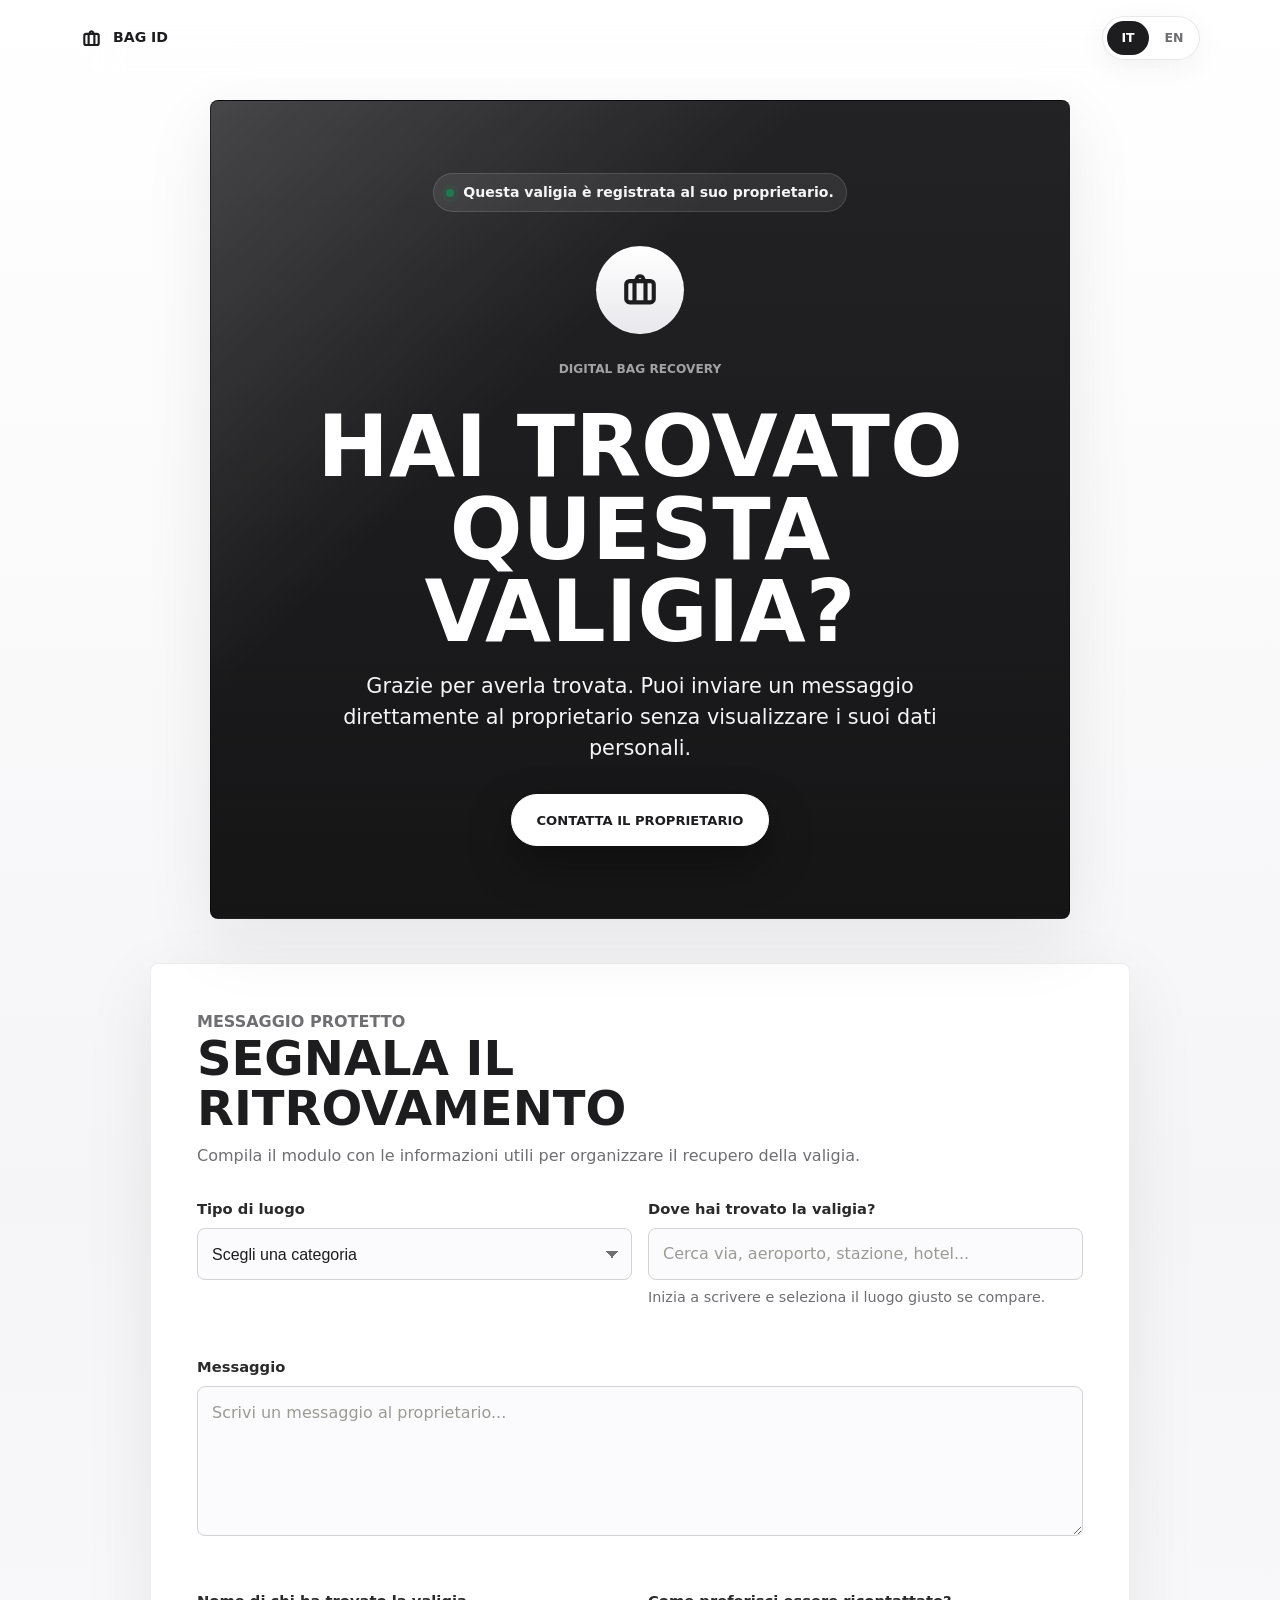
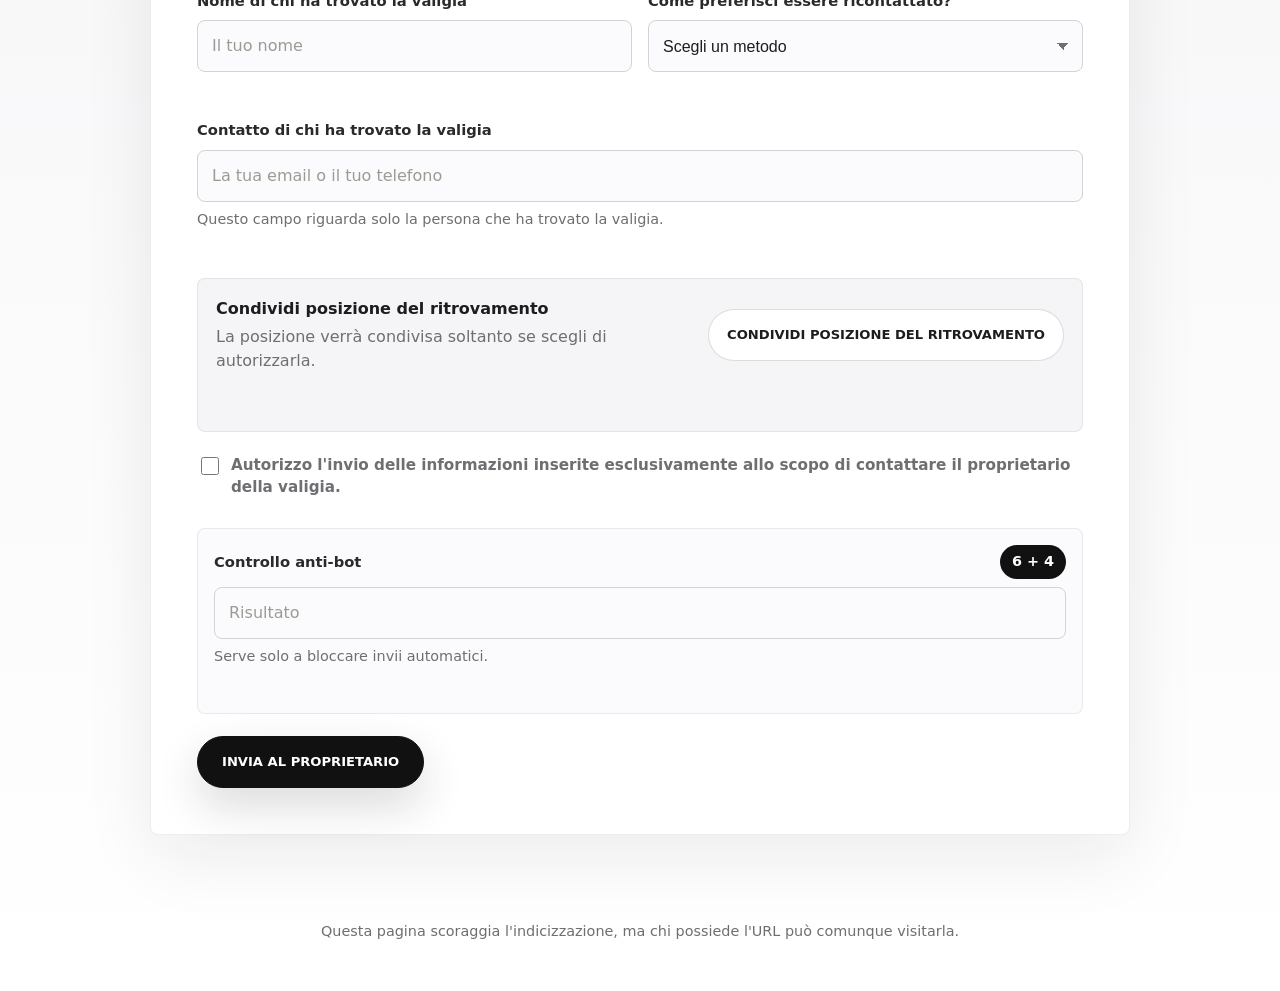
<file: index.html>
<!doctype html>
<html lang="it">
  <head>
    <meta charset="utf-8">
    <meta name="viewport" content="width=device-width, initial-scale=1">
    <meta name="robots" content="noindex, nofollow, noarchive, nosnippet">
    <meta name="description" content="Pagina privata di contatto per una valigia registrata.">
    <meta name="theme-color" content="#111111">
    <title>Bag ID | Contatta il proprietario</title>
    <link rel="manifest" href="manifest.json">
    <link rel="apple-touch-icon" href="assets/icons/icon-192.png">
    <link rel="stylesheet" href="assets/css/style.css">
  </head>
  <body data-page="home">
    <header class="topbar" aria-label="Navigazione">
      <a class="brand" href="#home" aria-label="Bag ID">
        <span class="suitcase-mark suitcase-mark-small" aria-hidden="true"></span>
        <span>Bag ID</span>
      </a>
      <nav class="topbar-actions" aria-label="Azioni rapide">
        <div class="language-switcher" role="group" aria-label="Seleziona lingua">
          <button class="lang-button is-active" type="button" data-lang="it" aria-pressed="true">IT</button>
          <button class="lang-button" type="button" data-lang="en" aria-pressed="false">EN</button>
        </div>
      </nav>
    </header>

    <main id="home">
      <section class="hero-section" aria-labelledby="hero-title">
        <div class="hero-panel">
          <div class="bag-status">
            <span class="status-dot" aria-hidden="true"></span>
            <span data-i18n="registered">Questa valigia è registrata al suo proprietario.</span>
          </div>

          <div class="hero-icon" aria-hidden="true">
            <span class="suitcase-mark suitcase-mark-large"></span>
          </div>

          <p class="eyebrow" data-i18n="serviceLabel">DIGITAL BAG RECOVERY</p>
          <h1 id="hero-title" data-i18n="heroTitle">HAI TROVATO QUESTA VALIGIA?</h1>
          <p class="hero-copy" data-i18n="heroCopy">
            Grazie per averla trovata. Puoi inviare un messaggio direttamente al proprietario senza visualizzare i suoi dati personali.
          </p>

          <a class="primary-button" href="#contact-section" data-i18n="contactOwner">CONTATTA IL PROPRIETARIO</a>
        </div>
      </section>

      <section class="form-section" id="contact-section" aria-labelledby="form-title">
        <div class="form-card">
          <div class="section-heading">
            <p class="eyebrow" data-i18n="secureFormLabel">MESSAGGIO PROTETTO</p>
            <h2 id="form-title" data-i18n="formTitle">SEGNALA IL RITROVAMENTO</h2>
            <p data-i18n="formIntro">Compila il modulo con le informazioni utili per organizzare il recupero della valigia.</p>
          </div>

          <form id="contact-form" novalidate>
            <input type="hidden" name="bag_id" id="bag-id-field">
            <input type="hidden" name="page_url" id="page-url-field">
            <input type="hidden" name="language" id="language-field" value="it">
            <input type="hidden" name="found_latitude" id="latitude-field">
            <input type="hidden" name="found_longitude" id="longitude-field">
            <input type="hidden" name="google_maps_link" id="maps-link-field">
            <input type="hidden" name="bot_a" id="bot-a-field">
            <input type="hidden" name="bot_b" id="bot-b-field">
            <input class="hidden-field" type="text" name="_gotcha" tabindex="-1" autocomplete="off">

            <div class="field-grid">
              <div class="field-group">
                <label for="place-type" data-i18n="placeTypeLabel">Tipo di luogo</label>
                <select id="place-type" name="found_place_type" required>
                  <option value="" data-i18n="placeTypePlaceholder">Scegli una categoria</option>
                  <option value="airport" data-i18n="placeAirport">Aeroporto</option>
                  <option value="station" data-i18n="placeStation">Stazione</option>
                  <option value="hotel" data-i18n="placeHotel">Hotel</option>
                  <option value="transport" data-i18n="placeTransport">Treno, bus o taxi</option>
                  <option value="city" data-i18n="placeCity">Città o strada</option>
                  <option value="other" data-i18n="placeOther">Altro</option>
                </select>
                <p class="field-error" data-error-for="place-type"></p>
              </div>

              <div class="field-group">
                <label for="found-location" data-i18n="locationLabel">Dove hai trovato la valigia?</label>
                <input id="found-location" name="found_location" type="text" required autocomplete="street-address" data-i18n-placeholder="locationPlaceholder" placeholder="Aeroporto, stazione, hotel, città..." aria-autocomplete="list" aria-expanded="false" aria-controls="address-suggestions">
                <div class="address-suggestions is-hidden" id="address-suggestions" role="listbox" aria-label="Suggerimenti luogo"></div>
                <p class="field-hint" id="address-search-status" data-i18n="addressSearchHint">Inizia a scrivere e seleziona il luogo giusto se compare.</p>
                <p class="field-error" data-error-for="found-location"></p>
              </div>
            </div>

            <div class="field-group">
              <label for="message" data-i18n="messageLabel">Messaggio</label>
              <textarea id="message" name="message" rows="5" required data-i18n-placeholder="messagePlaceholder" placeholder="Scrivi un messaggio al proprietario..."></textarea>
              <p class="field-error" data-error-for="message"></p>
            </div>

            <div class="field-grid">
              <div class="field-group">
                <label for="finder-name" data-i18n="finderNameLabel">Nome di chi ha trovato la valigia</label>
                <input id="finder-name" name="finder_name" type="text" required autocomplete="off" data-i18n-placeholder="finderNamePlaceholder" placeholder="Il tuo nome">
                <p class="field-error" data-error-for="finder-name"></p>
              </div>

              <div class="field-group">
                <label for="contact-method" data-i18n="contactMethodLabel">Come preferisci essere ricontattato?</label>
                <select id="contact-method" name="finder_contact_method" required>
                  <option value="" data-i18n="contactMethodPlaceholder">Scegli un metodo</option>
                  <option value="email" data-i18n="contactEmail">Email</option>
                  <option value="phone" data-i18n="contactPhone">Telefono</option>
                  <option value="whatsapp" data-i18n="contactWhatsapp">WhatsApp</option>
                </select>
                <p class="field-error" data-error-for="contact-method"></p>
              </div>
            </div>

            <div class="field-group">
                <label for="finder-contact" data-i18n="finderContactLabel">Contatto di chi ha trovato la valigia</label>
                <input id="finder-contact" name="finder_contact" type="text" required autocomplete="off" data-i18n-placeholder="finderContactPlaceholder" placeholder="La tua email o il tuo telefono">
                <p class="field-hint" data-i18n="finderContactHint">Questo campo riguarda solo la persona che ha trovato la valigia.</p>
                <p class="field-error" data-error-for="finder-contact"></p>
            </div>

            <div class="location-box">
              <div>
                <h3 data-i18n="shareLocationTitle">Condividi posizione del ritrovamento</h3>
                <p data-i18n="shareLocationText">La posizione verrà condivisa soltanto se scegli di autorizzarla.</p>
              </div>
              <button class="secondary-button" type="button" id="location-button" data-i18n="shareLocationButton">CONDIVIDI POSIZIONE DEL RITROVAMENTO</button>
              <p class="location-status" id="location-status" role="status" aria-live="polite"></p>
              <p class="coordinates-preview is-hidden" id="coordinates-preview"></p>
              <a class="maps-preview is-hidden" id="maps-preview" href="#" target="_blank" rel="noopener" data-i18n="openMaps">Apri posizione su Google Maps</a>
              <div class="found-map is-hidden" id="found-map" aria-label="Mappa del luogo selezionato">
                <iframe id="found-map-frame" title="Mappa del luogo selezionato" loading="lazy" referrerpolicy="no-referrer-when-downgrade"></iframe>
              </div>
            </div>

            <label class="privacy-check">
              <input type="checkbox" id="privacy-consent" name="privacy_consent" value="yes" required>
              <span data-i18n="privacyConsent">Autorizzo l'invio delle informazioni inserite esclusivamente allo scopo di contattare il proprietario della valigia.</span>
            </label>
            <p class="field-error" data-error-for="privacy-consent"></p>

            <div class="field-group anti-bot-box">
              <label for="bot-answer">
                <span data-i18n="antiBotLabel">Controllo anti-bot</span>
                <strong id="bot-question">0 + 0</strong>
              </label>
              <input id="bot-answer" name="bot_answer" type="text" required inputmode="numeric" autocomplete="off" data-i18n-placeholder="antiBotPlaceholder" placeholder="Risultato">
              <p class="field-hint" data-i18n="antiBotHint">Serve solo a bloccare invii automatici.</p>
              <p class="field-error" data-error-for="bot-answer"></p>
            </div>

            <div class="form-actions">
              <button class="primary-button" type="submit" id="submit-button" data-i18n="submitButton">INVIA AL PROPRIETARIO</button>
              <p class="form-status" id="form-status" role="status" aria-live="polite"></p>
            </div>
          </form>
        </div>
      </section>

      <section class="success-section is-hidden" id="success-screen" aria-live="polite">
        <div class="success-card">
          <div class="success-symbol" aria-hidden="true">✓</div>
          <p class="eyebrow" data-i18n="secureFormLabel">MESSAGGIO PROTETTO</p>
          <h2 data-i18n="successTitle">MESSAGGIO INVIATO</h2>
          <p data-i18n="successText">Grazie per il tuo aiuto. La tua segnalazione è stata inviata al proprietario della valigia.</p>
        </div>
      </section>
    </main>

    <footer class="site-footer">
      <p data-i18n="footerText">Questa pagina scoraggia l'indicizzazione, ma chi possiede l'URL può comunque visitarla.</p>
    </footer>

    <script src="assets/js/config.js"></script>
    <script src="assets/js/app.js"></script>
  </body>
</html>
</file>
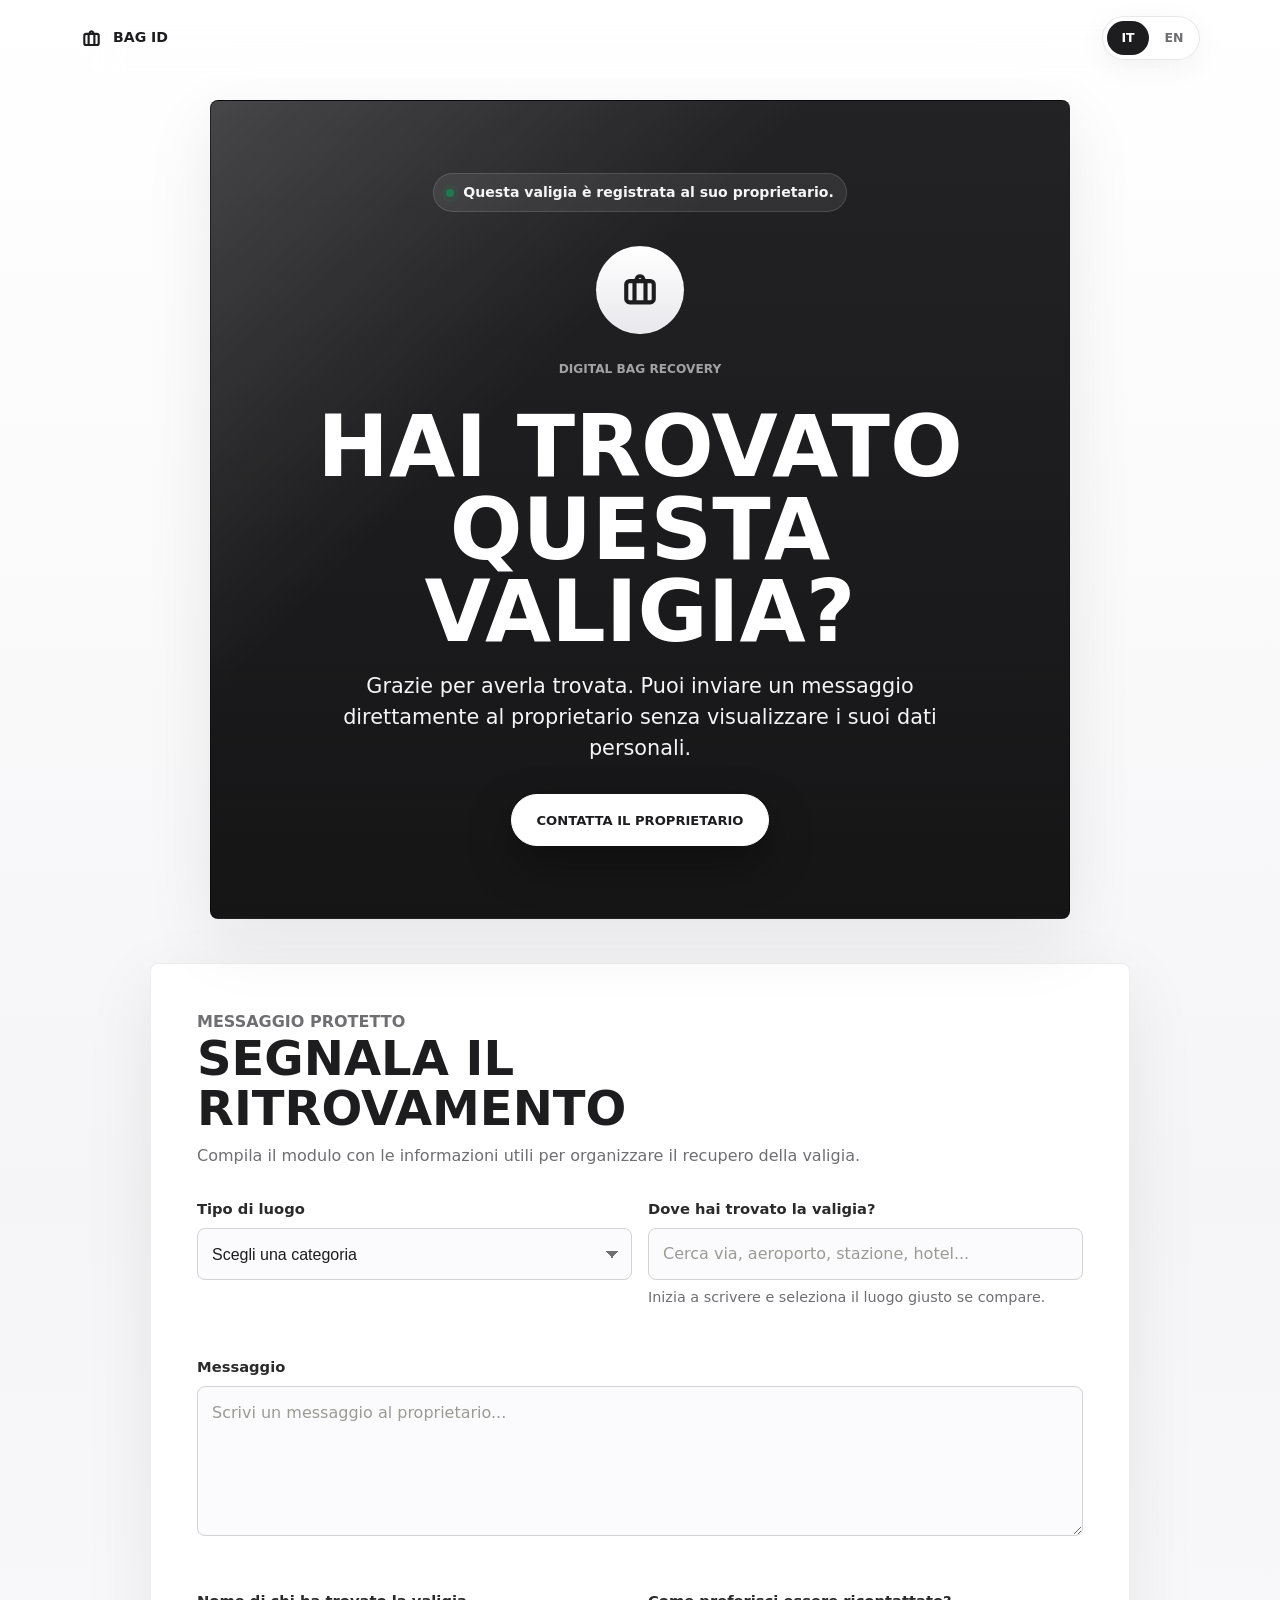
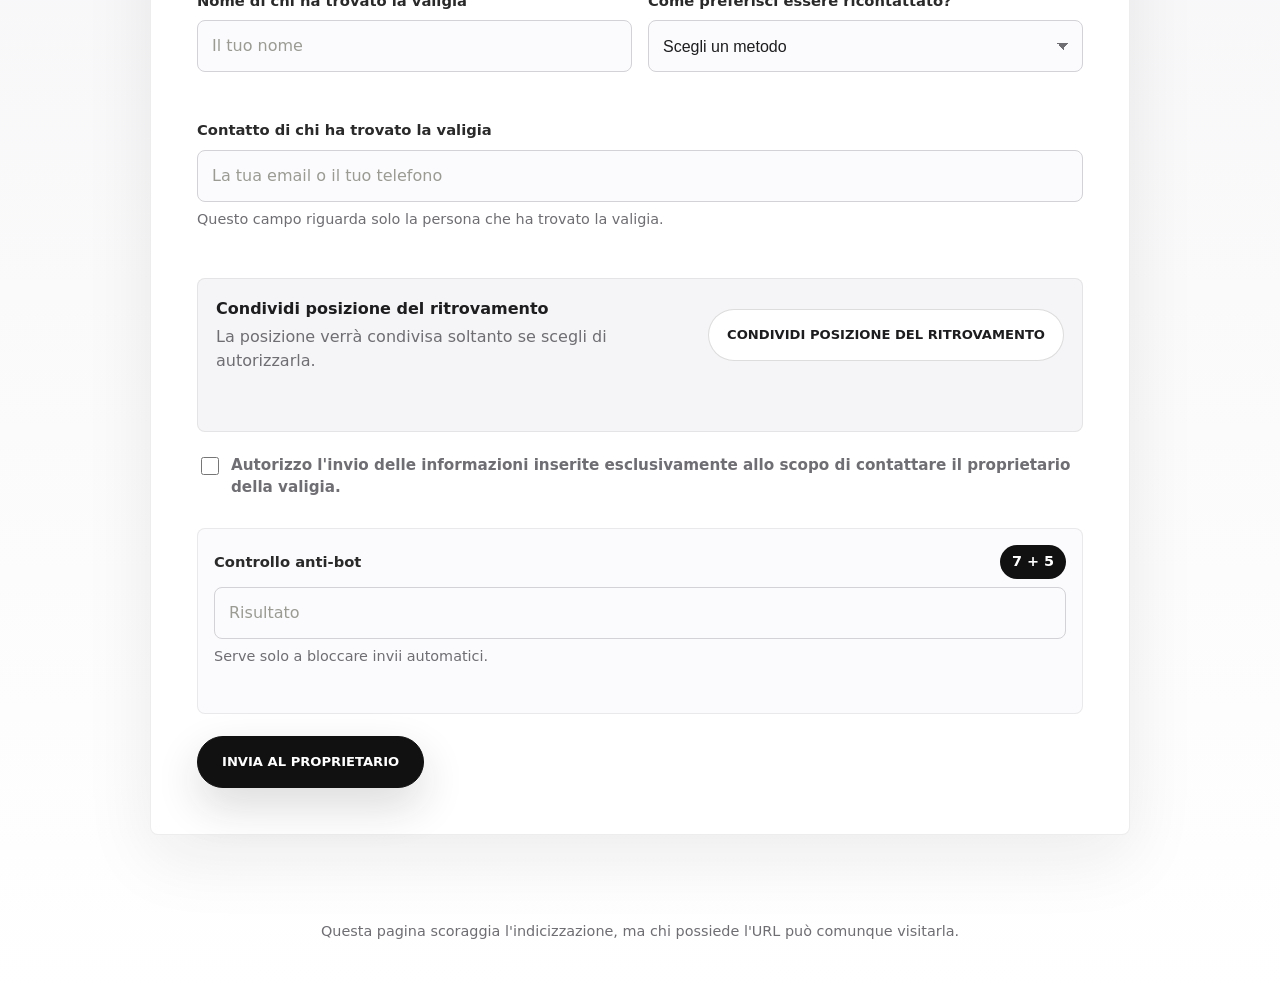
<file: bag/index.html>
<!doctype html>
<html lang="it">
  <head>
    <meta charset="utf-8">
    <meta name="viewport" content="width=device-width, initial-scale=1">
    <meta name="robots" content="noindex, nofollow, noarchive, nosnippet">
    <meta name="description" content="Pagina privata di contatto per una valigia registrata.">
    <meta name="theme-color" content="#111111">
    <title>Bag ID | Contatta il proprietario</title>
    <link rel="manifest" href="../manifest.json">
    <link rel="apple-touch-icon" href="../assets/icons/icon-192.png">
    <link rel="stylesheet" href="../assets/css/style.css">
  </head>
  <body data-page="home">
    <header class="topbar" aria-label="Navigazione">
      <a class="brand" href="#home" aria-label="Bag ID">
        <span class="suitcase-mark suitcase-mark-small" aria-hidden="true"></span>
        <span>Bag ID</span>
      </a>
      <nav class="topbar-actions" aria-label="Azioni rapide">
        <div class="language-switcher" role="group" aria-label="Seleziona lingua">
          <button class="lang-button is-active" type="button" data-lang="it" aria-pressed="true">IT</button>
          <button class="lang-button" type="button" data-lang="en" aria-pressed="false">EN</button>
        </div>
      </nav>
    </header>

    <main id="home">
      <section class="hero-section" aria-labelledby="hero-title">
        <div class="hero-panel">
          <div class="bag-status">
            <span class="status-dot" aria-hidden="true"></span>
            <span data-i18n="registered">Questa valigia è registrata al suo proprietario.</span>
          </div>

          <div class="hero-icon" aria-hidden="true">
            <span class="suitcase-mark suitcase-mark-large"></span>
          </div>

          <p class="eyebrow" data-i18n="serviceLabel">DIGITAL BAG RECOVERY</p>
          <h1 id="hero-title" data-i18n="heroTitle">HAI TROVATO QUESTA VALIGIA?</h1>
          <p class="hero-copy" data-i18n="heroCopy">
            Grazie per averla trovata. Puoi inviare un messaggio direttamente al proprietario senza visualizzare i suoi dati personali.
          </p>

          <a class="primary-button" href="#contact-section" data-i18n="contactOwner">CONTATTA IL PROPRIETARIO</a>
        </div>
      </section>

      <section class="form-section" id="contact-section" aria-labelledby="form-title">
        <div class="form-card">
          <div class="section-heading">
            <p class="eyebrow" data-i18n="secureFormLabel">MESSAGGIO PROTETTO</p>
            <h2 id="form-title" data-i18n="formTitle">SEGNALA IL RITROVAMENTO</h2>
            <p data-i18n="formIntro">Compila il modulo con le informazioni utili per organizzare il recupero della valigia.</p>
          </div>

          <form id="contact-form" novalidate>
            <input type="hidden" name="bag_id" id="bag-id-field">
            <input type="hidden" name="page_url" id="page-url-field">
            <input type="hidden" name="language" id="language-field" value="it">
            <input type="hidden" name="found_latitude" id="latitude-field">
            <input type="hidden" name="found_longitude" id="longitude-field">
            <input type="hidden" name="google_maps_link" id="maps-link-field">
            <input type="hidden" name="bot_a" id="bot-a-field">
            <input type="hidden" name="bot_b" id="bot-b-field">
            <input class="hidden-field" type="text" name="_gotcha" tabindex="-1" autocomplete="off">

            <div class="field-grid">
              <div class="field-group">
                <label for="place-type" data-i18n="placeTypeLabel">Tipo di luogo</label>
                <select id="place-type" name="found_place_type" required>
                  <option value="" data-i18n="placeTypePlaceholder">Scegli una categoria</option>
                  <option value="airport" data-i18n="placeAirport">Aeroporto</option>
                  <option value="station" data-i18n="placeStation">Stazione</option>
                  <option value="hotel" data-i18n="placeHotel">Hotel</option>
                  <option value="transport" data-i18n="placeTransport">Treno, bus o taxi</option>
                  <option value="city" data-i18n="placeCity">Città o strada</option>
                  <option value="other" data-i18n="placeOther">Altro</option>
                </select>
                <p class="field-error" data-error-for="place-type"></p>
              </div>

              <div class="field-group">
                <label for="found-location" data-i18n="locationLabel">Dove hai trovato la valigia?</label>
                <input id="found-location" name="found_location" type="text" required autocomplete="street-address" data-i18n-placeholder="locationPlaceholder" placeholder="Aeroporto, stazione, hotel, città..." aria-autocomplete="list" aria-expanded="false" aria-controls="address-suggestions">
                <div class="address-suggestions is-hidden" id="address-suggestions" role="listbox" aria-label="Suggerimenti luogo"></div>
                <p class="field-hint" id="address-search-status" data-i18n="addressSearchHint">Inizia a scrivere e seleziona il luogo giusto se compare.</p>
                <p class="field-error" data-error-for="found-location"></p>
              </div>
            </div>

            <div class="field-group">
              <label for="message" data-i18n="messageLabel">Messaggio</label>
              <textarea id="message" name="message" rows="5" required data-i18n-placeholder="messagePlaceholder" placeholder="Scrivi un messaggio al proprietario..."></textarea>
              <p class="field-error" data-error-for="message"></p>
            </div>

            <div class="field-grid">
              <div class="field-group">
                <label for="finder-name" data-i18n="finderNameLabel">Nome di chi ha trovato la valigia</label>
                <input id="finder-name" name="finder_name" type="text" required autocomplete="off" data-i18n-placeholder="finderNamePlaceholder" placeholder="Il tuo nome">
                <p class="field-error" data-error-for="finder-name"></p>
              </div>

              <div class="field-group">
                <label for="contact-method" data-i18n="contactMethodLabel">Come preferisci essere ricontattato?</label>
                <select id="contact-method" name="finder_contact_method" required>
                  <option value="" data-i18n="contactMethodPlaceholder">Scegli un metodo</option>
                  <option value="email" data-i18n="contactEmail">Email</option>
                  <option value="phone" data-i18n="contactPhone">Telefono</option>
                  <option value="whatsapp" data-i18n="contactWhatsapp">WhatsApp</option>
                </select>
                <p class="field-error" data-error-for="contact-method"></p>
              </div>
            </div>

            <div class="field-group">
                <label for="finder-contact" data-i18n="finderContactLabel">Contatto di chi ha trovato la valigia</label>
                <input id="finder-contact" name="finder_contact" type="text" required autocomplete="off" data-i18n-placeholder="finderContactPlaceholder" placeholder="La tua email o il tuo telefono">
                <p class="field-hint" data-i18n="finderContactHint">Questo campo riguarda solo la persona che ha trovato la valigia.</p>
                <p class="field-error" data-error-for="finder-contact"></p>
            </div>

            <div class="location-box">
              <div>
                <h3 data-i18n="shareLocationTitle">Condividi posizione del ritrovamento</h3>
                <p data-i18n="shareLocationText">La posizione verrà condivisa soltanto se scegli di autorizzarla.</p>
              </div>
              <button class="secondary-button" type="button" id="location-button" data-i18n="shareLocationButton">CONDIVIDI POSIZIONE DEL RITROVAMENTO</button>
              <p class="location-status" id="location-status" role="status" aria-live="polite"></p>
              <p class="coordinates-preview is-hidden" id="coordinates-preview"></p>
              <a class="maps-preview is-hidden" id="maps-preview" href="#" target="_blank" rel="noopener" data-i18n="openMaps">Apri posizione su Google Maps</a>
              <div class="found-map is-hidden" id="found-map" aria-label="Mappa del luogo selezionato">
                <iframe id="found-map-frame" title="Mappa del luogo selezionato" loading="lazy" referrerpolicy="no-referrer-when-downgrade"></iframe>
              </div>
            </div>

            <label class="privacy-check">
              <input type="checkbox" id="privacy-consent" name="privacy_consent" value="yes" required>
              <span data-i18n="privacyConsent">Autorizzo l'invio delle informazioni inserite esclusivamente allo scopo di contattare il proprietario della valigia.</span>
            </label>
            <p class="field-error" data-error-for="privacy-consent"></p>

            <div class="field-group anti-bot-box">
              <label for="bot-answer">
                <span data-i18n="antiBotLabel">Controllo anti-bot</span>
                <strong id="bot-question">0 + 0</strong>
              </label>
              <input id="bot-answer" name="bot_answer" type="text" required inputmode="numeric" autocomplete="off" data-i18n-placeholder="antiBotPlaceholder" placeholder="Risultato">
              <p class="field-hint" data-i18n="antiBotHint">Serve solo a bloccare invii automatici.</p>
              <p class="field-error" data-error-for="bot-answer"></p>
            </div>

            <div class="form-actions">
              <button class="primary-button" type="submit" id="submit-button" data-i18n="submitButton">INVIA AL PROPRIETARIO</button>
              <p class="form-status" id="form-status" role="status" aria-live="polite"></p>
            </div>
          </form>
        </div>
      </section>

      <section class="success-section is-hidden" id="success-screen" aria-live="polite">
        <div class="success-card">
          <div class="success-symbol" aria-hidden="true">✓</div>
          <p class="eyebrow" data-i18n="secureFormLabel">MESSAGGIO PROTETTO</p>
          <h2 data-i18n="successTitle">MESSAGGIO INVIATO</h2>
          <p data-i18n="successText">Grazie per il tuo aiuto. La tua segnalazione è stata inviata al proprietario della valigia.</p>
        </div>
      </section>
    </main>

    <footer class="site-footer">
      <p data-i18n="footerText">Questa pagina scoraggia l'indicizzazione, ma chi possiede l'URL può comunque visitarla.</p>
    </footer>

    <script src="../assets/js/config.js"></script>
    <script src="../assets/js/app.js"></script>
  </body>
</html>
</file>
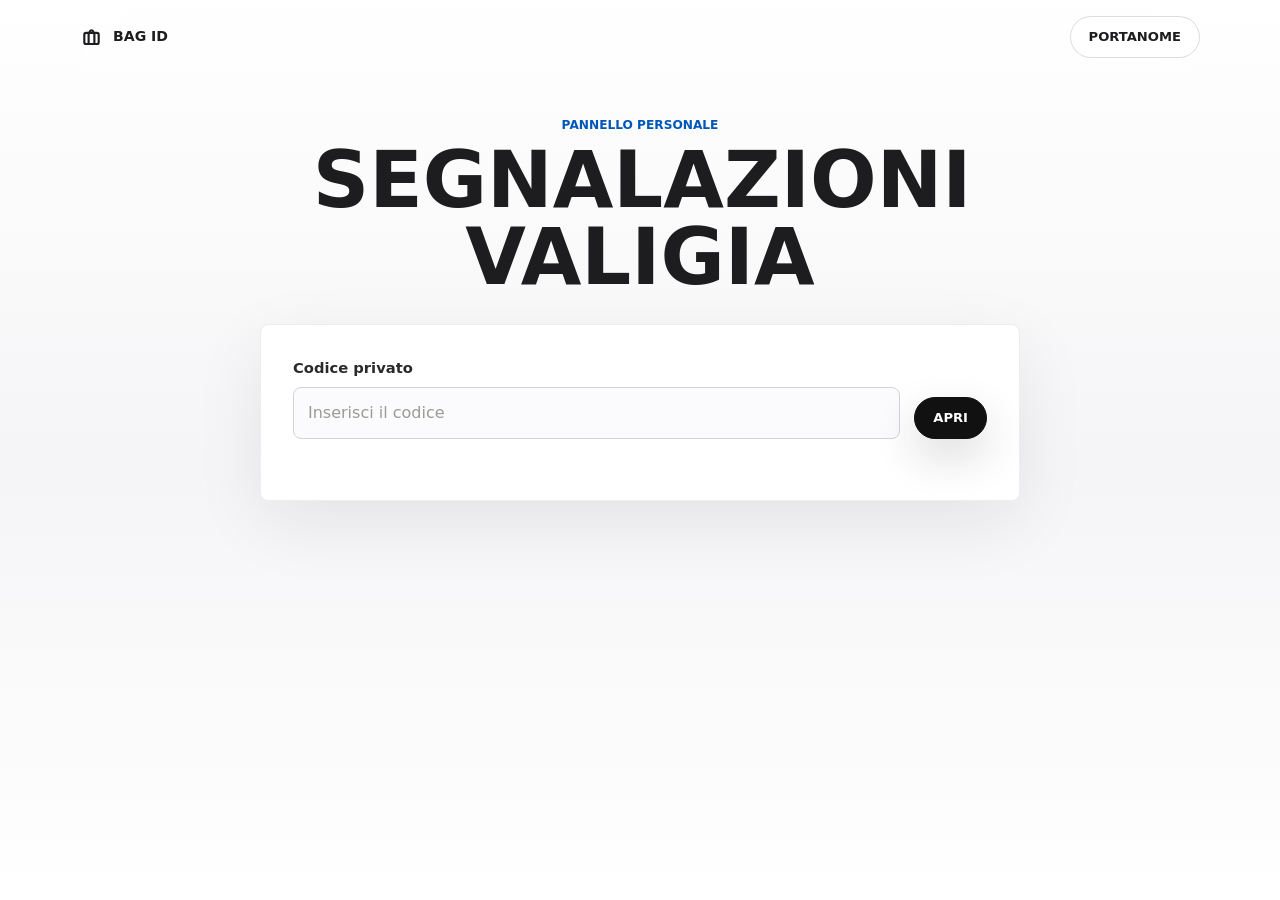
<file: admin.html>
<!doctype html>
<html lang="it">
  <head>
    <meta charset="utf-8">
    <meta name="viewport" content="width=device-width, initial-scale=1">
    <meta name="robots" content="noindex, nofollow, noarchive, nosnippet">
    <meta name="description" content="Pannello privato per vedere le segnalazioni della valigia.">
    <meta name="theme-color" content="#111111">
    <title>Bag ID | Segnalazioni</title>
    <link rel="manifest" href="admin.webmanifest">
    <link rel="apple-touch-icon" href="assets/icons/icon-192.png">
    <link rel="stylesheet" href="assets/css/style.css">
  </head>
  <body data-page="admin">
    <header class="topbar admin-topbar" aria-label="Navigazione">
      <a class="brand" href="index.html" aria-label="Bag ID">
        <span class="suitcase-mark suitcase-mark-small" aria-hidden="true"></span>
        <span>Bag ID</span>
      </a>
      <a class="secondary-button compact-button" href="tag.html">PORTANOME</a>
    </header>

    <main class="admin-page">
      <section class="admin-hero" aria-labelledby="admin-title">
        <p class="eyebrow">PANNELLO PERSONALE</p>
        <h1 id="admin-title">SEGNALAZIONI VALIGIA</h1>
      </section>

      <section class="admin-card" aria-labelledby="login-title">
        <form class="admin-login" id="admin-login">
          <div>
            <label id="login-title" for="admin-code">Codice privato</label>
            <input id="admin-code" name="admin_code" type="password" required autocomplete="current-password" placeholder="Inserisci il codice">
          </div>
          <button class="primary-button compact-button" type="submit">APRI</button>
        </form>
        <p class="form-status" id="admin-status" role="status" aria-live="polite"></p>
      </section>

      <section class="admin-dashboard is-hidden" id="admin-dashboard" aria-label="Archivio segnalazioni">
        <div class="admin-toolbar">
          <div class="admin-stat">
            <span id="total-count">0</span>
            <strong>Totali</strong>
          </div>
          <div class="admin-stat">
            <span id="new-count">0</span>
            <strong>Nuove</strong>
          </div>
          <div class="admin-stat">
            <span id="resolved-count">0</span>
            <strong>Risolte</strong>
          </div>
          <button class="secondary-button compact-button" id="refresh-button" type="button">AGGIORNA</button>
          <div class="admin-actions">
            <button class="secondary-button compact-button" id="enable-notifications-button" type="button">ATTIVA NOTIFICHE</button>
            <button class="secondary-button compact-button" id="logout-button" type="button">ESCI</button>
          </div>
        </div>
        <p class="muted-line live-refresh" id="live-refresh-status">Aggiornamento automatico ogni 30 secondi.</p>

        <div class="report-list" id="report-list"></div>

        <section class="scan-panel" aria-labelledby="scan-title">
          <div class="scan-heading">
            <div>
              <p class="eyebrow">CONTROLLO QR</p>
              <h2 id="scan-title">SCANSIONI QR</h2>
            </div>
            <div class="admin-stat admin-stat-flat">
              <span id="scan-count">0</span>
              <strong>Ultime</strong>
            </div>
          </div>
          <p class="muted-line">Mostra aperture del QR. Non identifica nome e cognome: indica dispositivo, ora e area approssimativa quando disponibile.</p>
          <div class="scan-list" id="scan-list"></div>
        </section>
      </section>
    </main>

    <script src="assets/js/config.js"></script>
    <script src="assets/js/admin.js"></script>
  </body>
</html>
</file>
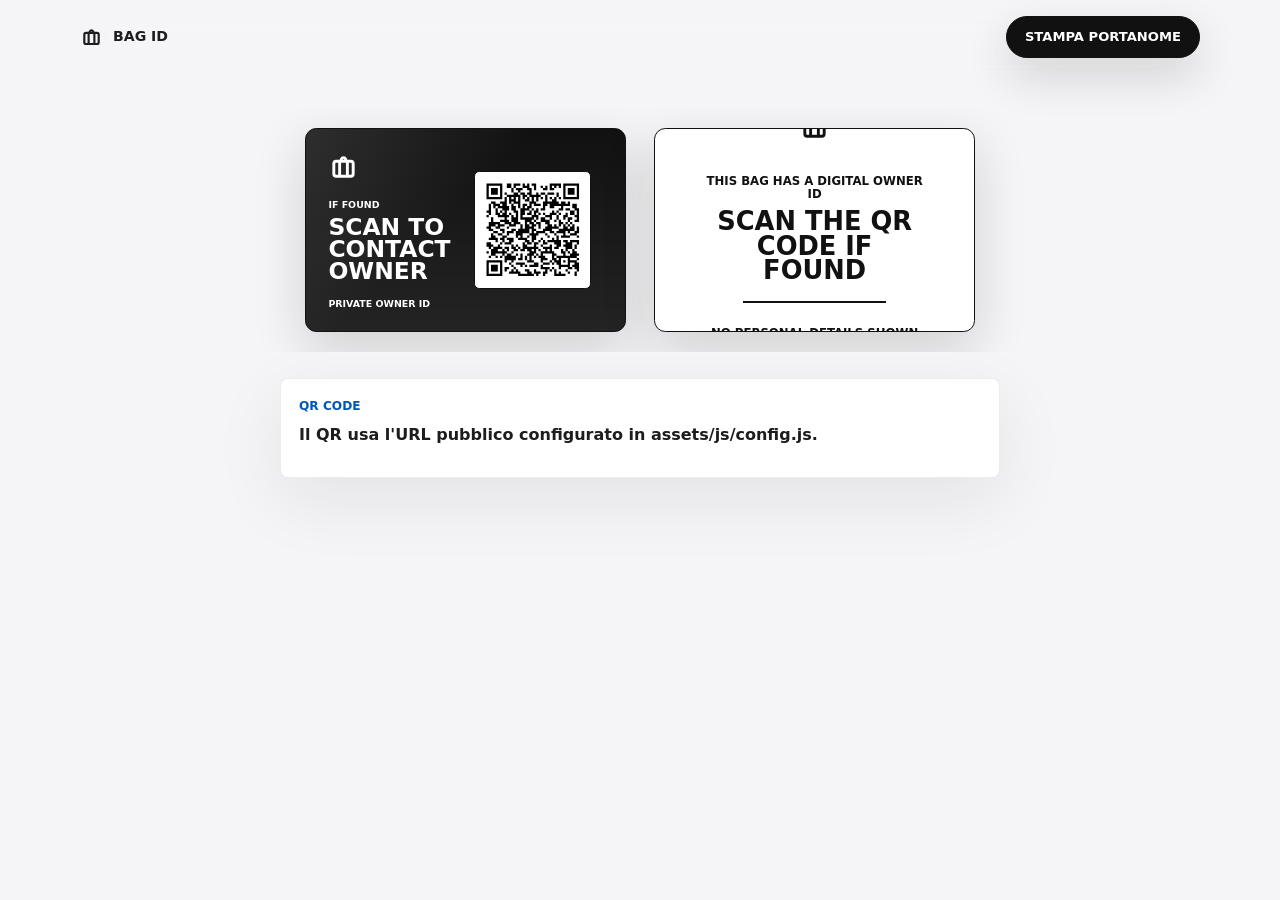
<file: tag.html>
<!doctype html>
<html lang="en">
  <head>
    <meta charset="utf-8">
    <meta name="viewport" content="width=device-width, initial-scale=1">
    <meta name="robots" content="noindex, nofollow, noarchive, nosnippet">
    <meta name="description" content="Printable luggage tag for a digital Bag ID.">
    <meta name="theme-color" content="#111111">
    <title>Bag ID | Printable Tag</title>
    <link rel="stylesheet" href="assets/css/style.css">
  </head>
  <body data-page="tag">
    <header class="topbar no-print" aria-label="Tag controls">
      <a class="brand" href="index.html" aria-label="Bag ID">
        <span class="suitcase-mark suitcase-mark-small" aria-hidden="true"></span>
        <span>Bag ID</span>
      </a>
      <button class="primary-button compact-button" type="button" id="print-button">STAMPA PORTANOME</button>
    </header>

    <main class="tag-page">
      <section class="tag-stage" aria-label="Portanome stampabile">
        <article class="print-tag print-tag-front" aria-label="Fronte portanome">
          <div class="tag-copy">
            <span class="suitcase-mark suitcase-mark-tag" aria-hidden="true"></span>
            <p class="tag-kicker">IF FOUND</p>
            <h1>SCAN TO CONTACT OWNER</h1>
            <p class="tag-bag-label">PRIVATE OWNER ID</p>
          </div>
          <div class="qr-shell" aria-label="QR code">
            <div id="qr-code"></div>
          </div>
        </article>

        <article class="print-tag print-tag-back" aria-label="Retro portanome">
          <span class="suitcase-mark suitcase-mark-tag" aria-hidden="true"></span>
          <p>THIS BAG HAS A DIGITAL OWNER ID</p>
          <h2>SCAN THE QR CODE IF FOUND</h2>
          <span class="tag-line"></span>
          <p class="tag-small">NO PERSONAL DETAILS SHOWN</p>
        </article>
      </section>

      <section class="tag-controls no-print" aria-label="Informazioni QR">
        <div>
          <p class="eyebrow">QR CODE</p>
          <p class="qr-target" id="qr-target">Generato dal valore pubblico configurato in assets/js/config.js.</p>
        </div>
        <p class="tag-warning" id="tag-warning"></p>
      </section>
    </main>

    <script src="assets/js/config.js"></script>
    <script src="assets/js/qrcode.min.js"></script>
    <script src="assets/js/tag.js"></script>
  </body>
</html>
</file>
<file: assets/css/style.css>
:root {
  --tag-width: 85mm;
  --tag-height: 54mm;
  --bg: #f5f5f7;
  --ink: #1d1d1f;
  --muted: #6e6e73;
  --line: #d2d2d7;
  --panel: rgba(255, 255, 255, 0.92);
  --panel-strong: #ffffff;
  --accent: #0071e3;
  --accent-dark: #0057b8;
  --success: #1f7a4d;
  --error: #b42318;
  --radius: 8px;
  --shadow: 0 22px 70px rgba(29, 29, 31, 0.08);
  color-scheme: light;
}

* {
  box-sizing: border-box;
}

html {
  min-height: 100%;
  scroll-behavior: smooth;
}

body {
  min-height: 100%;
  margin: 0;
  background: linear-gradient(180deg, #ffffff 0%, var(--bg) 46%, #ffffff 100%);
  color: var(--ink);
  font-family: Inter, ui-sans-serif, system-ui, -apple-system, BlinkMacSystemFont, "Segoe UI", sans-serif;
  line-height: 1.5;
  letter-spacing: 0;
}

button,
input,
textarea {
  font: inherit;
}

a {
  color: inherit;
}

.topbar {
  position: sticky;
  top: 0;
  z-index: 20;
  display: flex;
  align-items: center;
  justify-content: space-between;
  gap: 16px;
  width: min(1120px, calc(100% - 32px));
  margin: 0 auto;
  padding: 16px 0;
  backdrop-filter: blur(18px);
}

.brand {
  display: inline-flex;
  align-items: center;
  gap: 10px;
  min-height: 40px;
  white-space: nowrap;
  color: var(--ink);
  font-size: 0.88rem;
  font-weight: 750;
  text-decoration: none;
  text-transform: uppercase;
}

.topbar-actions {
  display: flex;
  align-items: center;
  gap: 10px;
}

.language-switcher {
  display: inline-flex;
  gap: 4px;
  padding: 4px;
  border: 1px solid rgba(29, 29, 31, 0.1);
  border-radius: 999px;
  background: rgba(255, 255, 255, 0.72);
  box-shadow: 0 8px 30px rgba(29, 29, 31, 0.05);
}

.lang-button {
  min-width: 42px;
  min-height: 34px;
  border: 0;
  border-radius: 999px;
  background: transparent;
  color: var(--muted);
  cursor: pointer;
  font-size: 0.78rem;
  font-weight: 800;
}

.lang-button.is-active {
  background: var(--ink);
  color: #ffffff;
}

.suitcase-mark {
  display: inline-block;
  flex: 0 0 auto;
  background: currentColor;
  mask: url("../icons/suitcase.svg") center / contain no-repeat;
  -webkit-mask: url("../icons/suitcase.svg") center / contain no-repeat;
}

.suitcase-mark-small {
  width: 23px;
  height: 23px;
}

.hero-section {
  display: grid;
  min-height: min(820px, calc(100vh - 72px));
  padding: 24px 16px 34px;
  place-items: center;
}

.hero-panel,
.form-card,
.success-card,
.info-card,
.not-found-card {
  border: 1px solid rgba(29, 29, 31, 0.08);
  border-radius: var(--radius);
  background: var(--panel);
  box-shadow: var(--shadow);
}

.hero-panel {
  position: relative;
  overflow: hidden;
  width: min(860px, 100%);
  padding: clamp(28px, 7vw, 72px);
  background: linear-gradient(180deg, #232326 0%, #09090a 100%);
  color: #ffffff;
  text-align: center;
}

.hero-panel::before {
  position: absolute;
  inset: 0;
  background:
    linear-gradient(135deg, rgba(255, 255, 255, 0.16), transparent 36%),
    linear-gradient(180deg, transparent 0%, rgba(255, 255, 255, 0.05) 100%);
  content: "";
  pointer-events: none;
}

.hero-panel > * {
  position: relative;
}

.bag-status {
  display: inline-flex;
  align-items: center;
  gap: 9px;
  padding: 8px 12px;
  border: 1px solid rgba(255, 255, 255, 0.12);
  border-radius: 999px;
  background: rgba(255, 255, 255, 0.08);
  color: #f5f5f7;
  font-size: 0.88rem;
  font-weight: 650;
}

.status-dot {
  width: 8px;
  height: 8px;
  border-radius: 999px;
  background: var(--success);
  box-shadow: 0 0 0 5px rgba(31, 122, 77, 0.12);
}

.hero-icon {
  display: grid;
  width: 88px;
  height: 88px;
  margin: 34px auto 26px;
  border: 1px solid rgba(255, 255, 255, 0.18);
  border-radius: 50%;
  background: linear-gradient(180deg, #ffffff, #e8e8ed);
  color: var(--ink);
  place-items: center;
}

.suitcase-mark-large {
  width: 44px;
  height: 44px;
}

.eyebrow {
  margin: 0 0 8px;
  color: var(--accent-dark);
  font-size: 0.76rem;
  font-weight: 850;
  text-transform: uppercase;
}

.bag-id {
  margin: 0;
  font-size: clamp(2.5rem, 14vw, 6.5rem);
  font-weight: 860;
  line-height: 0.95;
}

.hero-panel .eyebrow {
  color: #a1a1a6;
}

.hero-panel h1,
.not-found-card h1 {
  max-width: 11ch;
  margin: 28px auto 18px;
  font-size: clamp(2.1rem, 8vw, 5.35rem);
  font-weight: 880;
  line-height: 0.96;
}

.hero-copy,
.not-found-card p {
  max-width: 620px;
  margin: 0 auto 30px;
  color: var(--muted);
  font-size: clamp(1.02rem, 2.4vw, 1.3rem);
}

.hero-panel .hero-copy {
  color: #f5f5f7;
}

.primary-button,
.secondary-button {
  display: inline-flex;
  align-items: center;
  justify-content: center;
  min-height: 52px;
  border-radius: 999px;
  cursor: pointer;
  font-size: 0.82rem;
  font-weight: 850;
  text-decoration: none;
  transition: transform 180ms ease, box-shadow 180ms ease, background 180ms ease;
}

.primary-button {
  border: 1px solid #111111;
  background: #111111;
  color: #ffffff;
  padding: 0 24px;
  box-shadow: 0 18px 44px rgba(29, 29, 31, 0.16);
}

.hero-panel .primary-button {
  border-color: #ffffff;
  background: #ffffff;
  color: var(--ink);
  box-shadow: 0 18px 44px rgba(0, 0, 0, 0.35);
}

.secondary-button {
  border: 1px solid rgba(17, 17, 17, 0.14);
  background: #ffffff;
  color: var(--ink);
  padding: 0 18px;
}

.danger-button {
  display: inline-flex;
  min-height: 42px;
  align-items: center;
  justify-content: center;
  border: 1px solid rgba(180, 35, 24, 0.18);
  border-radius: 999px;
  background: #fff7f6;
  color: var(--error);
  cursor: pointer;
  font-size: 0.82rem;
  font-weight: 850;
  text-decoration: none;
}

.primary-button:hover,
.secondary-button:hover,
.danger-button:hover {
  transform: translateY(-1px);
}

.primary-button:focus-visible,
.secondary-button:focus-visible,
.danger-button:focus-visible,
.lang-button:focus-visible,
input:focus-visible,
select:focus-visible,
textarea:focus-visible {
  outline: 3px solid rgba(0, 113, 227, 0.32);
  outline-offset: 3px;
}

.primary-button:disabled,
.secondary-button:disabled,
.danger-button:disabled {
  cursor: not-allowed;
  opacity: 0.62;
  transform: none;
}

.trust-section {
  display: grid;
  grid-template-columns: repeat(3, minmax(0, 1fr));
  gap: 14px;
  width: min(1120px, calc(100% - 32px));
  margin: 0 auto;
  padding: 16px 0 42px;
}

.info-card {
  padding: 22px;
  background: rgba(255, 255, 255, 0.7);
}

.info-mark {
  display: inline-flex;
  align-items: center;
  justify-content: center;
  width: 34px;
  height: 34px;
  margin-bottom: 22px;
  border-radius: 50%;
  background: #111111;
  color: #ffffff;
  font-size: 0.74rem;
  font-weight: 850;
}

.info-card h2 {
  margin: 0 0 8px;
  font-size: 1.05rem;
}

.info-card p,
.section-heading p,
.location-box p,
.privacy-check,
.site-footer {
  color: var(--muted);
}

.info-card p {
  margin: 0;
}

.form-section {
  width: min(980px, calc(100% - 32px));
  margin: 0 auto;
  padding: 10px 0 72px;
  scroll-margin-top: 92px;
}

.form-card {
  padding: clamp(24px, 5vw, 46px);
  background: var(--panel-strong);
}

.section-heading {
  max-width: 680px;
  margin-bottom: 30px;
}

.section-heading h2 {
  margin: 0 0 10px;
  font-size: clamp(1.7rem, 5vw, 3rem);
  line-height: 1.04;
}

.section-heading p {
  margin: 0;
  font-size: 1rem;
}

.field-group {
  margin-bottom: 18px;
}

.field-grid {
  display: grid;
  grid-template-columns: repeat(2, minmax(0, 1fr));
  gap: 16px;
}

label {
  display: block;
  margin-bottom: 8px;
  color: #2a2a2a;
  font-size: 0.92rem;
  font-weight: 750;
}

input,
select,
textarea {
  width: 100%;
  border: 1px solid var(--line);
  border-radius: var(--radius);
  background: #fbfbfd;
  color: var(--ink);
  font-size: 1rem;
}

input {
  min-height: 52px;
  padding: 0 14px;
}

select {
  min-height: 52px;
  padding: 0 42px 0 14px;
  appearance: none;
  background:
    linear-gradient(45deg, transparent 50%, #6e6e73 50%) right 18px center / 7px 7px no-repeat,
    linear-gradient(135deg, #6e6e73 50%, transparent 50%) right 13px center / 7px 7px no-repeat,
    #fbfbfd;
  cursor: pointer;
}

textarea {
  min-height: 138px;
  padding: 14px;
  resize: vertical;
}

input::placeholder,
textarea::placeholder {
  color: #9b9b94;
}

.field-error,
.field-hint,
.form-status,
.location-status,
.coordinates-preview {
  min-height: 22px;
  margin: 7px 0 0;
  font-size: 0.9rem;
}

.field-hint {
  color: var(--muted);
}

.address-suggestions {
  display: grid;
  gap: 8px;
  margin-top: 10px;
}

.address-suggestions button {
  width: 100%;
  border: 1px solid rgba(29, 29, 31, 0.1);
  border-radius: var(--radius);
  background: #ffffff;
  color: var(--ink);
  cursor: pointer;
  padding: 12px 14px;
  text-align: left;
}

.address-suggestions button:hover,
.address-suggestions button:focus-visible {
  border-color: rgba(0, 113, 227, 0.38);
  background: #f3f8ff;
  outline: none;
}

.address-suggestions strong,
.address-suggestions span {
  display: block;
  overflow-wrap: anywhere;
}

.address-suggestions strong {
  font-size: 0.95rem;
}

.address-suggestions span {
  margin-top: 3px;
  color: var(--muted);
  font-size: 0.84rem;
}

.anti-bot-box {
  border: 1px solid rgba(29, 29, 31, 0.08);
  border-radius: var(--radius);
  background: #fbfbfd;
  padding: 16px;
}

.anti-bot-box label {
  display: flex;
  align-items: center;
  justify-content: space-between;
  gap: 12px;
}

.anti-bot-box strong {
  display: inline-flex;
  min-height: 34px;
  align-items: center;
  border-radius: 999px;
  background: #111111;
  color: #ffffff;
  padding: 0 12px;
  font-size: 0.9rem;
}

.field-error,
.is-error {
  color: var(--error);
}

.is-success {
  color: var(--success);
}

.location-status a {
  color: var(--accent-dark);
  font-weight: 800;
}

.maps-preview {
  grid-column: 1 / -1;
  display: inline-flex;
  width: fit-content;
  min-height: 38px;
  align-items: center;
  justify-content: center;
  border-radius: 999px;
  color: var(--accent-dark);
  font-size: 0.92rem;
  font-weight: 800;
  text-decoration: none;
}

.coordinates-preview {
  grid-column: 1 / -1;
  color: var(--ink);
  font-weight: 750;
}

.found-map,
.report-location-panel {
  overflow: hidden;
  border: 1px solid rgba(29, 29, 31, 0.08);
  border-radius: var(--radius);
  background: #ffffff;
}

.found-map {
  grid-column: 1 / -1;
  min-height: 260px;
}

.found-map iframe,
.report-location-panel iframe {
  display: block;
  width: 100%;
  border: 0;
}

.found-map iframe {
  min-height: 260px;
}

.maps-preview::after {
  margin-left: 8px;
  content: ">";
}

.is-hidden {
  display: none !important;
}

.location-box {
  display: grid;
  grid-template-columns: minmax(0, 1fr) auto;
  gap: 18px;
  align-items: center;
  margin: 8px 0 22px;
  padding: 18px;
  border: 1px solid rgba(29, 29, 31, 0.08);
  border-radius: var(--radius);
  background: #f5f5f7;
}

.location-box h3 {
  margin: 0 0 4px;
  font-size: 1rem;
}

.location-box p {
  margin: 0;
}

.privacy-check {
  display: grid;
  grid-template-columns: 22px minmax(0, 1fr);
  gap: 12px;
  align-items: start;
  margin: 4px 0 0;
  font-size: 0.95rem;
  font-weight: 550;
}

.privacy-check input {
  width: 18px;
  min-height: 18px;
  margin-top: 3px;
  accent-color: var(--ink);
}

.form-actions {
  display: flex;
  align-items: center;
  flex-wrap: wrap;
  gap: 16px;
  margin-top: 22px;
}

.hidden-field {
  position: absolute;
  left: -9999px;
  width: 1px;
  height: 1px;
  opacity: 0;
}

.success-section {
  width: min(760px, calc(100% - 32px));
  margin: 0 auto 72px;
}

.success-section.is-hidden {
  display: none;
}

.success-card {
  padding: clamp(26px, 7vw, 58px);
  text-align: center;
}

.success-symbol {
  display: grid;
  width: 72px;
  height: 72px;
  margin: 0 auto 22px;
  border-radius: 50%;
  background: var(--success);
  color: #ffffff;
  font-size: 2.6rem;
  font-weight: 850;
  place-items: center;
}

.success-card h2 {
  margin: 0 0 10px;
  font-size: clamp(1.9rem, 6vw, 3.6rem);
  line-height: 1;
}

.success-card p {
  margin: 0 auto;
  max-width: 540px;
  color: var(--muted);
}

.site-footer {
  width: min(960px, calc(100% - 32px));
  margin: 0 auto;
  padding: 0 0 34px;
  font-size: 0.9rem;
  text-align: center;
}

.not-found-page {
  display: grid;
  min-height: 100vh;
  padding: 24px 16px;
  place-items: center;
}

.not-found-card {
  width: min(720px, 100%);
}

body[data-page="tag"] {
  background: #f5f5f7;
}

body[data-page="admin"] {
  background: linear-gradient(180deg, #ffffff 0%, #f5f5f7 52%, #ffffff 100%);
}

.compact-button {
  min-height: 42px;
  width: auto;
  padding: 0 18px;
  white-space: nowrap;
}

.tag-page {
  width: min(1180px, calc(100% - 32px));
  margin: 0 auto;
  padding: 34px 0 72px;
}

.tag-stage {
  display: grid;
  grid-template-columns: repeat(2, minmax(0, max-content));
  gap: 28px;
  align-items: start;
  justify-content: center;
  overflow-x: auto;
  padding: 20px 0;
}

.print-tag {
  position: relative;
  display: grid;
  width: var(--tag-width);
  height: var(--tag-height);
  overflow: hidden;
  border: 0.35mm solid #111111;
  border-radius: 3mm;
  background: #ffffff;
  color: #111111;
  box-shadow: 0 18px 52px rgba(17, 17, 17, 0.16);
}

.print-tag-front {
  grid-template-columns: 1fr 34mm;
  gap: 3mm;
  padding: 6mm;
  background: #111111;
  color: #ffffff;
}

.print-tag-front::before {
  position: absolute;
  inset: 0;
  background:
    linear-gradient(135deg, rgba(255, 255, 255, 0.12), transparent 44%),
    linear-gradient(180deg, transparent 0%, rgba(255, 255, 255, 0.08) 100%);
  content: "";
}

.tag-copy,
.qr-shell,
.print-tag-back > * {
  position: relative;
}

.tag-copy {
  display: flex;
  min-width: 0;
  flex-direction: column;
  justify-content: center;
}

.suitcase-mark-tag {
  width: 8.2mm;
  height: 8.2mm;
  margin-bottom: 4.5mm;
}

.tag-kicker,
.tag-bag-label,
.tag-small {
  margin: 0;
  font-size: 2.5mm;
  font-weight: 850;
  line-height: 1;
}

.print-tag h1 {
  max-width: 42mm;
  margin: 1.7mm 0 4.2mm;
  font-size: 6.2mm;
  font-weight: 900;
  line-height: 0.95;
}

.qr-shell {
  align-self: center;
  width: 31mm;
  height: 31mm;
  padding: 1.8mm;
  border: 0.25mm solid #111111;
  border-radius: 1.4mm;
  background: #ffffff;
}

#qr-code,
#qr-code svg {
  display: block;
  width: 100%;
  height: 100%;
}

.print-tag-back {
  align-content: center;
  justify-items: center;
  padding: 8mm;
  text-align: center;
}

.print-tag-back p {
  max-width: 58mm;
  margin: 4mm 0 2mm;
  font-size: 3.1mm;
  font-weight: 850;
  line-height: 1.15;
}

.print-tag-back h2 {
  max-width: 58mm;
  margin: 0;
  font-size: 6.8mm;
  font-weight: 900;
  line-height: 0.95;
}

.tag-line {
  width: 38mm;
  height: 0.35mm;
  margin: 5mm 0 2.5mm;
  background: #111111;
}

.tag-small {
  margin: 0;
  font-size: 2.25mm;
  line-height: 1.15;
}

.tag-controls {
  display: grid;
  grid-template-columns: minmax(0, 1fr);
  gap: 12px;
  width: min(720px, 100%);
  margin: 26px auto 0;
  padding: 18px;
  border: 1px solid rgba(17, 17, 17, 0.08);
  border-radius: var(--radius);
  background: #ffffff;
  box-shadow: var(--shadow);
}

.qr-target {
  overflow-wrap: anywhere;
  margin: 0;
  color: var(--ink);
  font-weight: 750;
}

.tag-warning {
  margin: 0;
  color: var(--error);
  font-weight: 700;
}

.admin-topbar {
  position: relative;
}

.admin-page {
  width: min(1120px, calc(100% - 32px));
  margin: 0 auto;
  padding: 18px 0 72px;
}

.admin-hero {
  max-width: 720px;
  margin: 24px auto 28px;
  text-align: center;
}

.admin-hero h1 {
  max-width: 12ch;
  margin: 0 auto;
  font-size: clamp(2.1rem, 7vw, 4.9rem);
  font-weight: 880;
  line-height: 0.98;
}

.admin-card,
.admin-toolbar,
.report-card,
.scan-card,
.empty-state {
  border: 1px solid rgba(29, 29, 31, 0.08);
  border-radius: var(--radius);
  background: #ffffff;
  box-shadow: var(--shadow);
}

.admin-card {
  max-width: 760px;
  margin: 0 auto 20px;
  padding: clamp(20px, 4vw, 32px);
}

.admin-login {
  display: grid;
  grid-template-columns: minmax(0, 1fr) auto;
  gap: 14px;
  align-items: end;
}

.admin-dashboard {
  display: grid;
  gap: 16px;
  margin-top: 18px;
}

.admin-toolbar {
  display: grid;
  grid-template-columns: repeat(3, minmax(0, 1fr)) auto auto;
  gap: 12px;
  align-items: center;
  padding: 16px;
}

.admin-actions {
  display: flex;
  gap: 10px;
}

.live-refresh {
  margin: 0 4px 2px;
  text-align: right;
}

.admin-stat {
  min-height: 76px;
  border: 1px solid var(--line);
  border-radius: var(--radius);
  background: #fbfbfd;
  padding: 14px;
}

.admin-stat span,
.admin-stat strong {
  display: block;
}

.admin-stat span {
  font-size: 1.8rem;
  font-weight: 880;
  line-height: 1;
}

.admin-stat strong {
  margin-top: 6px;
  color: var(--muted);
  font-size: 0.82rem;
}

.admin-stat-flat {
  min-width: 96px;
  box-shadow: none;
}

.report-list {
  display: grid;
  gap: 14px;
}

.scan-panel {
  margin-top: 26px;
  padding-top: 26px;
  border-top: 1px solid rgba(29, 29, 31, 0.08);
}

.scan-heading {
  display: flex;
  align-items: center;
  justify-content: space-between;
  gap: 16px;
  margin-bottom: 8px;
}

.scan-heading h2 {
  margin: 0;
  font-size: clamp(1.35rem, 4vw, 2.1rem);
  line-height: 1;
}

.scan-list {
  display: grid;
  gap: 12px;
  margin-top: 16px;
}

.scan-card {
  display: grid;
  grid-template-columns: minmax(0, 1fr) auto;
  gap: 14px;
  align-items: center;
  padding: 16px;
}

.scan-card h3 {
  margin: 0;
  font-size: 1rem;
}

.scan-card time {
  display: block;
  margin-top: 2px;
  color: var(--muted);
  font-size: 0.88rem;
}

.scan-details {
  grid-column: 1 / -1;
  display: grid;
  grid-template-columns: repeat(3, minmax(0, 1fr));
  gap: 10px;
  margin: 0;
}

.scan-details div {
  min-width: 0;
}

.scan-details dt {
  color: var(--muted);
  font-size: 0.75rem;
  font-weight: 800;
  text-transform: uppercase;
}

.scan-details dd {
  overflow-wrap: anywhere;
  margin: 2px 0 0;
  font-weight: 700;
}

.compact-empty {
  padding: 18px;
}

.report-card,
.empty-state {
  padding: clamp(18px, 4vw, 28px);
}

.empty-state {
  color: var(--muted);
  font-weight: 700;
  text-align: center;
}

.report-head,
.report-actions {
  display: flex;
  align-items: flex-start;
  justify-content: space-between;
  gap: 16px;
}

.report-head h2 {
  margin: 0 0 4px;
  font-size: clamp(1.25rem, 4vw, 2rem);
  line-height: 1.08;
}

.report-head time,
.muted-line {
  color: var(--muted);
  font-size: 0.92rem;
}

.status-badge {
  display: inline-flex;
  min-height: 34px;
  align-items: center;
  border-radius: 999px;
  padding: 0 12px;
  color: #ffffff;
  font-size: 0.76rem;
  font-weight: 850;
  white-space: nowrap;
}

.status-new {
  background: #0071e3;
}

.status-seen {
  background: #6e6e73;
}

.status-resolved {
  background: #1f7a4d;
}

.report-message-box {
  margin: 18px 0;
  border: 1px solid rgba(0, 113, 227, 0.18);
  border-radius: var(--radius);
  background: linear-gradient(180deg, #ffffff 0%, #f3f8ff 100%);
  padding: clamp(16px, 3vw, 22px);
}

.report-message-box span {
  display: block;
  margin-bottom: 8px;
  color: #0071e3;
  font-size: 0.76rem;
  font-weight: 880;
  letter-spacing: 0;
}

.report-message-box p {
  margin: 0;
  color: #1d1d1f;
  font-size: clamp(1.08rem, 3vw, 1.35rem);
  font-weight: 760;
  line-height: 1.42;
  overflow-wrap: anywhere;
}

.report-location-panel {
  margin: 18px 0;
}

.report-location-copy {
  padding: 16px 18px;
}

.report-location-copy span {
  display: block;
  color: #0071e3;
  font-size: 0.76rem;
  font-weight: 880;
}

.report-location-copy strong {
  display: block;
  margin-top: 4px;
  font-size: 1.02rem;
  line-height: 1.28;
  overflow-wrap: anywhere;
}

.report-location-panel iframe {
  min-height: 320px;
  border-top: 1px solid rgba(29, 29, 31, 0.08);
}

.report-details {
  display: grid;
  grid-template-columns: repeat(4, minmax(0, 1fr));
  gap: 10px;
  margin: 0 0 18px;
}

.report-details div {
  min-width: 0;
  border: 1px solid var(--line);
  border-radius: var(--radius);
  background: #fbfbfd;
  padding: 12px;
}

.report-details dt {
  margin-bottom: 4px;
  color: var(--muted);
  font-size: 0.76rem;
  font-weight: 850;
  text-transform: uppercase;
}

.report-details dd {
  margin: 0;
  font-weight: 750;
  overflow-wrap: anywhere;
}

.admin-map-link {
  margin-top: 8px;
}

.report-actions label {
  min-width: 180px;
}

@media (max-width: 760px) {
  .topbar {
    width: min(100% - 24px, 1120px);
  }

  .trust-section,
  .field-grid,
  .location-box {
    grid-template-columns: 1fr;
  }

  .trust-section {
    width: min(100% - 24px, 1120px);
  }

  .hero-section {
    padding: 14px 12px 36px;
  }

  .hero-panel {
    padding: 26px 18px 30px;
  }

  .hero-panel h1,
  .not-found-card h1 {
    max-width: 10ch;
  }

  .primary-button,
  .secondary-button,
  .danger-button {
    width: 100%;
  }

  .topbar .compact-button {
    width: auto;
    max-width: 72%;
    padding: 0 14px;
    font-size: 0.75rem;
  }

  .form-actions .primary-button {
    width: 100%;
  }

  .tag-stage {
    grid-template-columns: max-content;
    justify-content: center;
    overflow-x: hidden;
  }

  .admin-page {
    width: min(100% - 24px, 1120px);
    padding-bottom: 42px;
  }

  .admin-login,
  .admin-toolbar,
  .report-details,
  .scan-details {
    grid-template-columns: 1fr;
  }

  .admin-actions {
    display: grid;
  }

  .scan-heading,
  .scan-card {
    display: grid;
    grid-template-columns: 1fr;
  }

  .live-refresh {
    text-align: left;
  }

  .report-head,
  .report-actions {
    display: grid;
  }

  .report-actions label {
    min-width: 0;
  }
}

@media (prefers-reduced-motion: reduce) {
  *,
  *::before,
  *::after {
    scroll-behavior: auto !important;
    transition: none !important;
  }
}

@page {
  size: 85mm 54mm;
  margin: 0;
}

@media print {
  :root {
    --tag-width: 85mm;
    --tag-height: 54mm;
  }

  html,
  body {
    width: var(--tag-width);
    height: var(--tag-height);
    margin: 0;
    background: #ffffff;
  }

  .no-print,
  .tag-controls,
  .print-tag-back {
    display: none !important;
  }

  .tag-page,
  .tag-stage {
    display: block;
    width: var(--tag-width);
    height: var(--tag-height);
    margin: 0;
    padding: 0;
    overflow: hidden;
  }

  .print-tag {
    width: var(--tag-width);
    height: var(--tag-height);
    border-radius: 0;
    box-shadow: none;
    break-after: avoid;
    page-break-after: avoid;
  }
}
</file>
